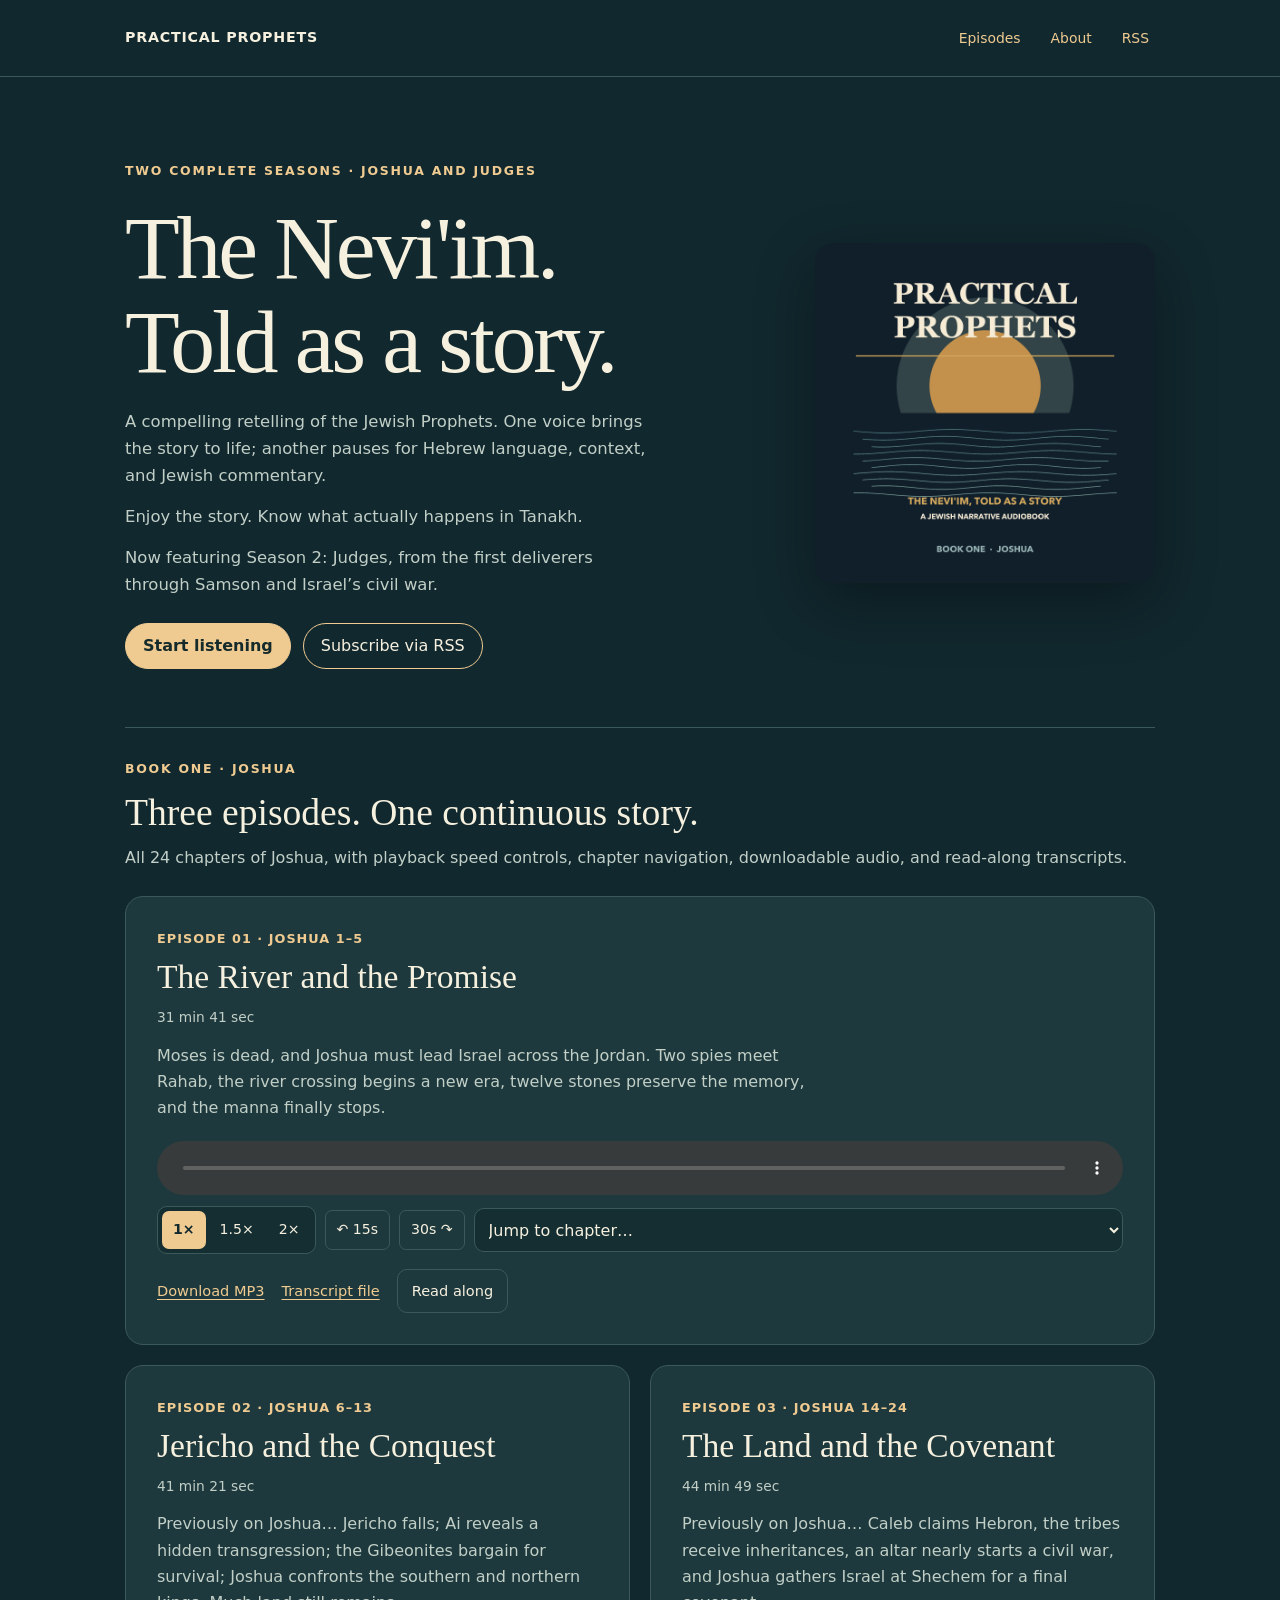
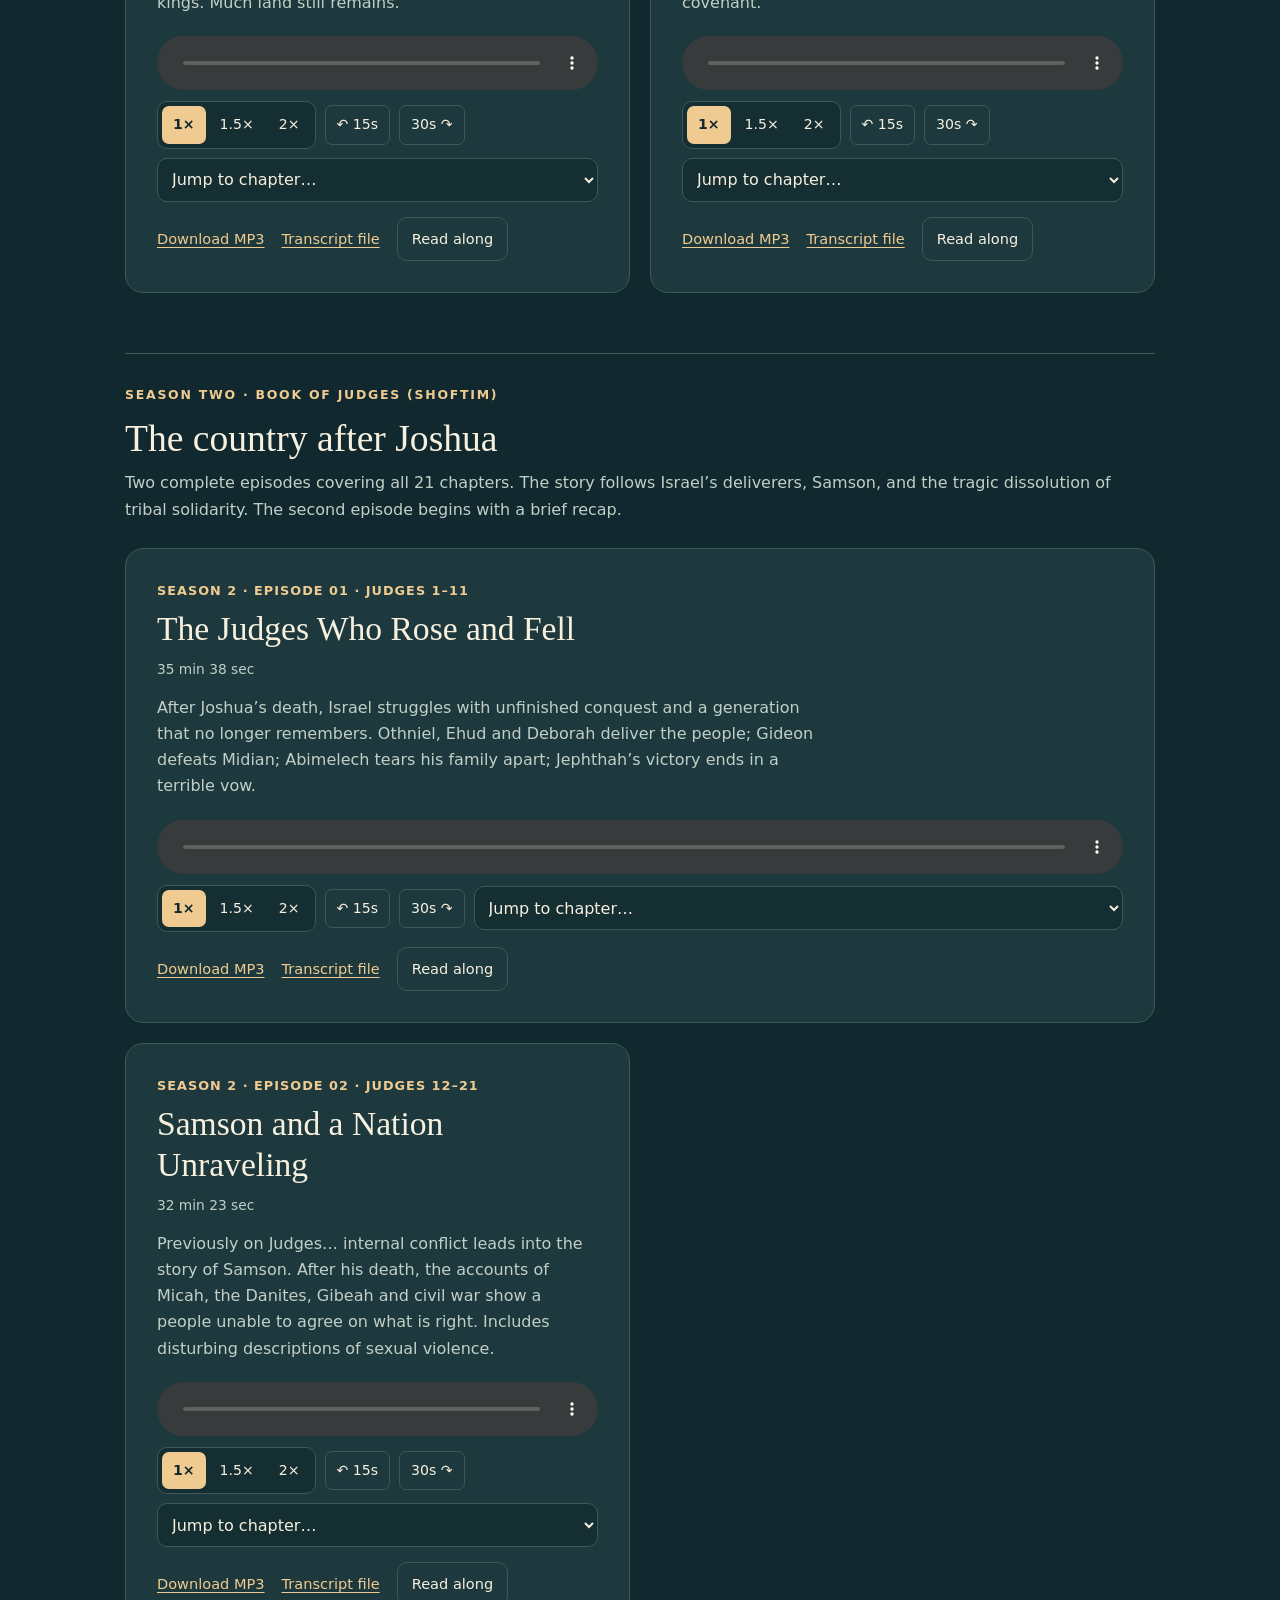
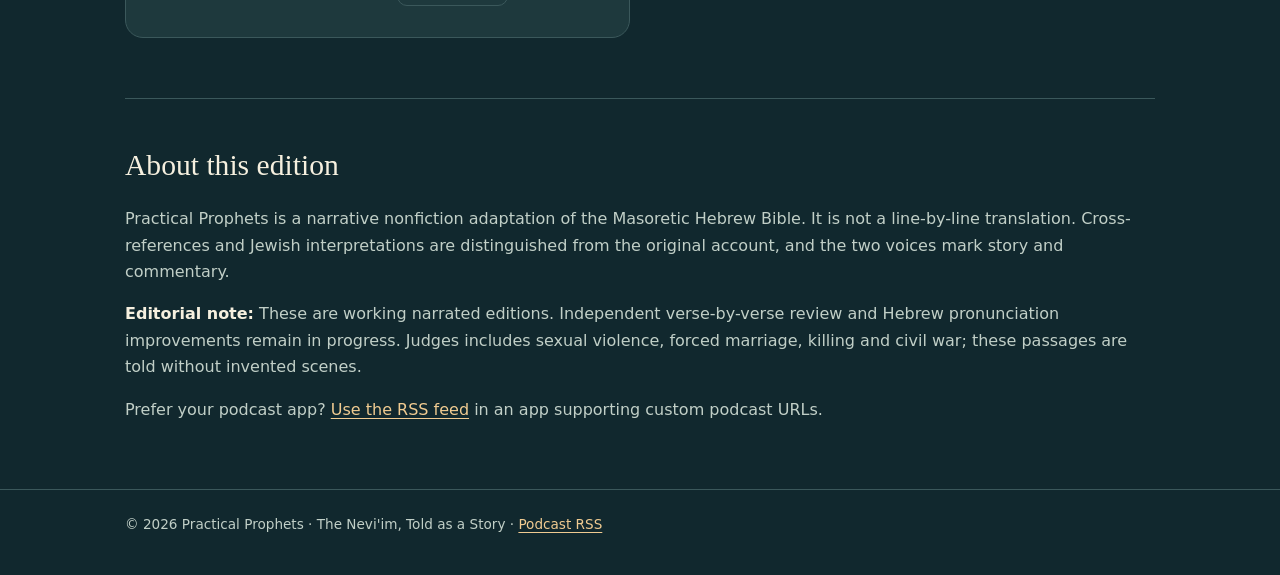
<file: index.html>
<!doctype html>
<html lang="en">
<head>
<meta charset="utf-8">
<meta name="viewport" content="width=device-width,initial-scale=1,viewport-fit=cover">
<meta name="theme-color" content="#11282e">
<meta name="practical-prophets:release-revision" content="2026-11-13-r3">
<link rel="alternate" type="application/json" title="Release provenance" href="versions.json">
<meta name="description" content="Practical Prophets: the Nevi'im told as a story. Listen to the complete Book of Joshua with chapter navigation and read-along transcripts.">
<link rel="alternate" type="application/rss+xml" title="Practical Prophets RSS" href="feed.xml">
<link rel="stylesheet" href="style.css">
<script src="player.js" defer></script>
<title>Practical Prophets · Joshua and Judges</title>
</head>
<body>
<header class="top"><div class="wrap nav"><a class="brand" href="./">PRACTICAL PROPHETS</a><nav class="navlinks" aria-label="Site navigation"><a href="#episodes">Episodes</a><a href="#about">About</a><a href="feed.xml">RSS</a></nav></div></header>
<main class="wrap">
<section class="hero" aria-labelledby="main-title">
<div class="hero-copy"><span class="eyebrow">Two complete seasons · Joshua and Judges</span><h1 id="main-title">The Nevi'im.<br>Told as a story.</h1>
<p>A compelling retelling of the Jewish Prophets. One voice brings the story to life; another pauses for Hebrew language, context, and Jewish commentary.</p>
<p>Enjoy the story. Know what actually happens in Tanakh.</p><p>Now featuring Season 2: Judges, from the first deliverers through Samson and Israel’s civil war.</p>
<div class="actions"><a class="pill primary" href="#episodes">Start listening</a><a class="pill" href="feed.xml">Subscribe via RSS</a></div></div>
<img class="cover" src="cover.png" width="900" height="900" alt="Practical Prophets cover artwork">
</section>
<section id="episodes" aria-labelledby="episodes-title"><div class="section-head"><span class="eyebrow">Book One · Joshua</span><h2 id="episodes-title">Three episodes. One continuous story.</h2><p>All 24 chapters of Joshua, with playback speed controls, chapter navigation, downloadable audio, and read-along transcripts.</p></div>
<div class="episodes">
<article class="episode" id="episode-1" data-episode="1" data-audio-version="2.0.0" data-audio-sha256="aff967d343a6">
<div class="label">Episode 01 · Joshua 1–5</div><h3>The River and the Promise</h3><div class="duration">31 min 41 sec</div>
<p class="summary">Moses is dead, and Joshua must lead Israel across the Jordan. Two spies meet Rahab, the river crossing begins a new era, twelve stones preserve the memory, and the manna finally stops.</p>
<audio controls preload="none" src="practical-prophets-s01e01-joshua-01-to-05.mp3?rev=v2-aff967d343a6" aria-label="Play Joshua, episode 1"></audio>
<div class="player-controls"><div class="speed" role="group" aria-label="Episode 1 playback speed"><button data-speed="1" aria-pressed="true">1×</button><button data-speed="1.5" aria-pressed="false">1.5×</button><button data-speed="2" aria-pressed="false">2×</button></div><button class="skip" data-seek="-15" aria-label="Rewind 15 seconds">↶ 15s</button><button class="skip" data-seek="30" aria-label="Forward 30 seconds">30s ↷</button><select class="chapters" aria-label="Episode 1 chapter navigation"><option value="">Jump to chapter…</option></select></div>
<div class="resources"><a href="practical-prophets-s01e01-joshua-01-to-05.mp3?rev=v2-aff967d343a6" download>Download MP3</a><a href="practical-prophets-s01e01-joshua-01-to-05.vtt" download>Transcript file</a><button class="transcript-toggle" aria-expanded="false">Read along</button></div><div class="transcript" hidden aria-label="Episode 1 transcript"></div>
</article>
<article class="episode" id="episode-2" data-episode="2" data-audio-version="2.0.0" data-audio-sha256="495b87b86eda">
<div class="label">Episode 02 · Joshua 6–13</div><h3>Jericho and the Conquest</h3><div class="duration">41 min 21 sec</div>
<p class="summary">Previously on Joshua… Jericho falls; Ai reveals a hidden transgression; the Gibeonites bargain for survival; Joshua confronts the southern and northern kings. Much land still remains.</p>
<audio controls preload="none" src="practical-prophets-s01e02-joshua-06-to-13.mp3?rev=v2-495b87b86eda" aria-label="Play Joshua, episode 2"></audio>
<div class="player-controls"><div class="speed" role="group" aria-label="Episode 2 playback speed"><button data-speed="1" aria-pressed="true">1×</button><button data-speed="1.5" aria-pressed="false">1.5×</button><button data-speed="2" aria-pressed="false">2×</button></div><button class="skip" data-seek="-15" aria-label="Rewind 15 seconds">↶ 15s</button><button class="skip" data-seek="30" aria-label="Forward 30 seconds">30s ↷</button><select class="chapters" aria-label="Episode 2 chapter navigation"><option value="">Jump to chapter…</option></select></div>
<div class="resources"><a href="practical-prophets-s01e02-joshua-06-to-13.mp3?rev=v2-495b87b86eda" download>Download MP3</a><a href="practical-prophets-s01e02-joshua-06-to-13.vtt" download>Transcript file</a><button class="transcript-toggle" aria-expanded="false">Read along</button></div><div class="transcript" hidden aria-label="Episode 2 transcript"></div>
</article>
<article class="episode" id="episode-3" data-episode="3" data-audio-version="2.0.0" data-audio-sha256="640c33d9c081">
<div class="label">Episode 03 · Joshua 14–24</div><h3>The Land and the Covenant</h3><div class="duration">44 min 49 sec</div>
<p class="summary">Previously on Joshua… Caleb claims Hebron, the tribes receive inheritances, an altar nearly starts a civil war, and Joshua gathers Israel at Shechem for a final covenant.</p>
<audio controls preload="none" src="practical-prophets-s01e03-joshua-14-to-24.mp3?rev=v2-640c33d9c081" aria-label="Play Joshua, episode 3"></audio>
<div class="player-controls"><div class="speed" role="group" aria-label="Episode 3 playback speed"><button data-speed="1" aria-pressed="true">1×</button><button data-speed="1.5" aria-pressed="false">1.5×</button><button data-speed="2" aria-pressed="false">2×</button></div><button class="skip" data-seek="-15" aria-label="Rewind 15 seconds">↶ 15s</button><button class="skip" data-seek="30" aria-label="Forward 30 seconds">30s ↷</button><select class="chapters" aria-label="Episode 3 chapter navigation"><option value="">Jump to chapter…</option></select></div>
<div class="resources"><a href="practical-prophets-s01e03-joshua-14-to-24.mp3?rev=v2-640c33d9c081" download>Download MP3</a><a href="practical-prophets-s01e03-joshua-14-to-24.vtt" download>Transcript file</a><button class="transcript-toggle" aria-expanded="false">Read along</button></div><div class="transcript" hidden aria-label="Episode 3 transcript"></div>
</article>
</div>
</section>
<section id="judges" aria-labelledby="judges-title"><div class="section-head"><span class="eyebrow">Season Two · Book of Judges (Shoftim)</span><h2 id="judges-title">The country after Joshua</h2><p>Two complete episodes covering all 21 chapters. The story follows Israel’s deliverers, Samson, and the tragic dissolution of tribal solidarity. The second episode begins with a brief recap.</p></div>
<div class="episodes">
<article class="episode" id="episode-4" data-episode="4" data-audio-version="1.0.0" data-book="Judges">
<div class="label">Season 2 · Episode 01 · Judges 1–11</div><h3>The Judges Who Rose and Fell</h3><div class="duration">35 min 38 sec</div>
<p class="summary">After Joshua’s death, Israel struggles with unfinished conquest and a generation that no longer remembers. Othniel, Ehud and Deborah deliver the people; Gideon defeats Midian; Abimelech tears his family apart; Jephthah’s victory ends in a terrible vow.</p>
<audio controls preload="none" src="practical-prophets-s02e01-judges-01-to-11.mp3" aria-label="Play Judges, season two episode one"></audio>
<div class="player-controls"><div class="speed" role="group" aria-label="Judges episode one playback speed"><button data-speed="1" aria-pressed="true">1×</button><button data-speed="1.5" aria-pressed="false">1.5×</button><button data-speed="2" aria-pressed="false">2×</button></div><button class="skip" data-seek="-15" aria-label="Rewind 15 seconds">↶ 15s</button><button class="skip" data-seek="30" aria-label="Forward 30 seconds">30s ↷</button><select class="chapters" aria-label="Judges episode one chapter navigation"><option value="">Jump to chapter…</option></select></div>
<div class="resources"><a href="practical-prophets-s02e01-judges-01-to-11.mp3" download>Download MP3</a><a href="practical-prophets-s02e01-judges-01-to-11.vtt" download>Transcript file</a><button class="transcript-toggle" aria-expanded="false">Read along</button></div><div class="transcript" hidden aria-label="Judges episode one transcript"></div>
</article>
<article class="episode" id="episode-5" data-episode="5" data-audio-version="1.0.0" data-book="Judges">
<div class="label">Season 2 · Episode 02 · Judges 12–21</div><h3>Samson and a Nation Unraveling</h3><div class="duration">32 min 23 sec</div>
<p class="summary">Previously on Judges… internal conflict leads into the story of Samson. After his death, the accounts of Micah, the Danites, Gibeah and civil war show a people unable to agree on what is right. Includes disturbing descriptions of sexual violence.</p>
<audio controls preload="none" src="practical-prophets-s02e02-judges-12-to-21.mp3" aria-label="Play Judges, season two episode two"></audio>
<div class="player-controls"><div class="speed" role="group" aria-label="Judges episode two playback speed"><button data-speed="1" aria-pressed="true">1×</button><button data-speed="1.5" aria-pressed="false">1.5×</button><button data-speed="2" aria-pressed="false">2×</button></div><button class="skip" data-seek="-15" aria-label="Rewind 15 seconds">↶ 15s</button><button class="skip" data-seek="30" aria-label="Forward 30 seconds">30s ↷</button><select class="chapters" aria-label="Judges episode two chapter navigation"><option value="">Jump to chapter…</option></select></div>
<div class="resources"><a href="practical-prophets-s02e02-judges-12-to-21.mp3" download>Download MP3</a><a href="practical-prophets-s02e02-judges-12-to-21.vtt" download>Transcript file</a><button class="transcript-toggle" aria-expanded="false">Read along</button></div><div class="transcript" hidden aria-label="Judges episode two transcript"></div>
</article>
</div></section>
<section id="about" class="about" aria-labelledby="about-title"><h2 id="about-title">About this edition</h2><p>Practical Prophets is a narrative nonfiction adaptation of the Masoretic Hebrew Bible. It is not a line-by-line translation. Cross-references and Jewish interpretations are distinguished from the original account, and the two voices mark story and commentary.</p><p><strong>Editorial note:</strong> These are working narrated editions. Independent verse-by-verse review and Hebrew pronunciation improvements remain in progress. Judges includes sexual violence, forced marriage, killing and civil war; these passages are told without invented scenes.</p><p>Prefer your podcast app? <a href="feed.xml">Use the RSS feed</a> in an app supporting custom podcast URLs.</p></section>
</main>
<footer><div class="wrap">© 2026 Practical Prophets · The Nevi'im, Told as a Story · <a href="feed.xml">Podcast RSS</a></div></footer>
</body></html>
</file>
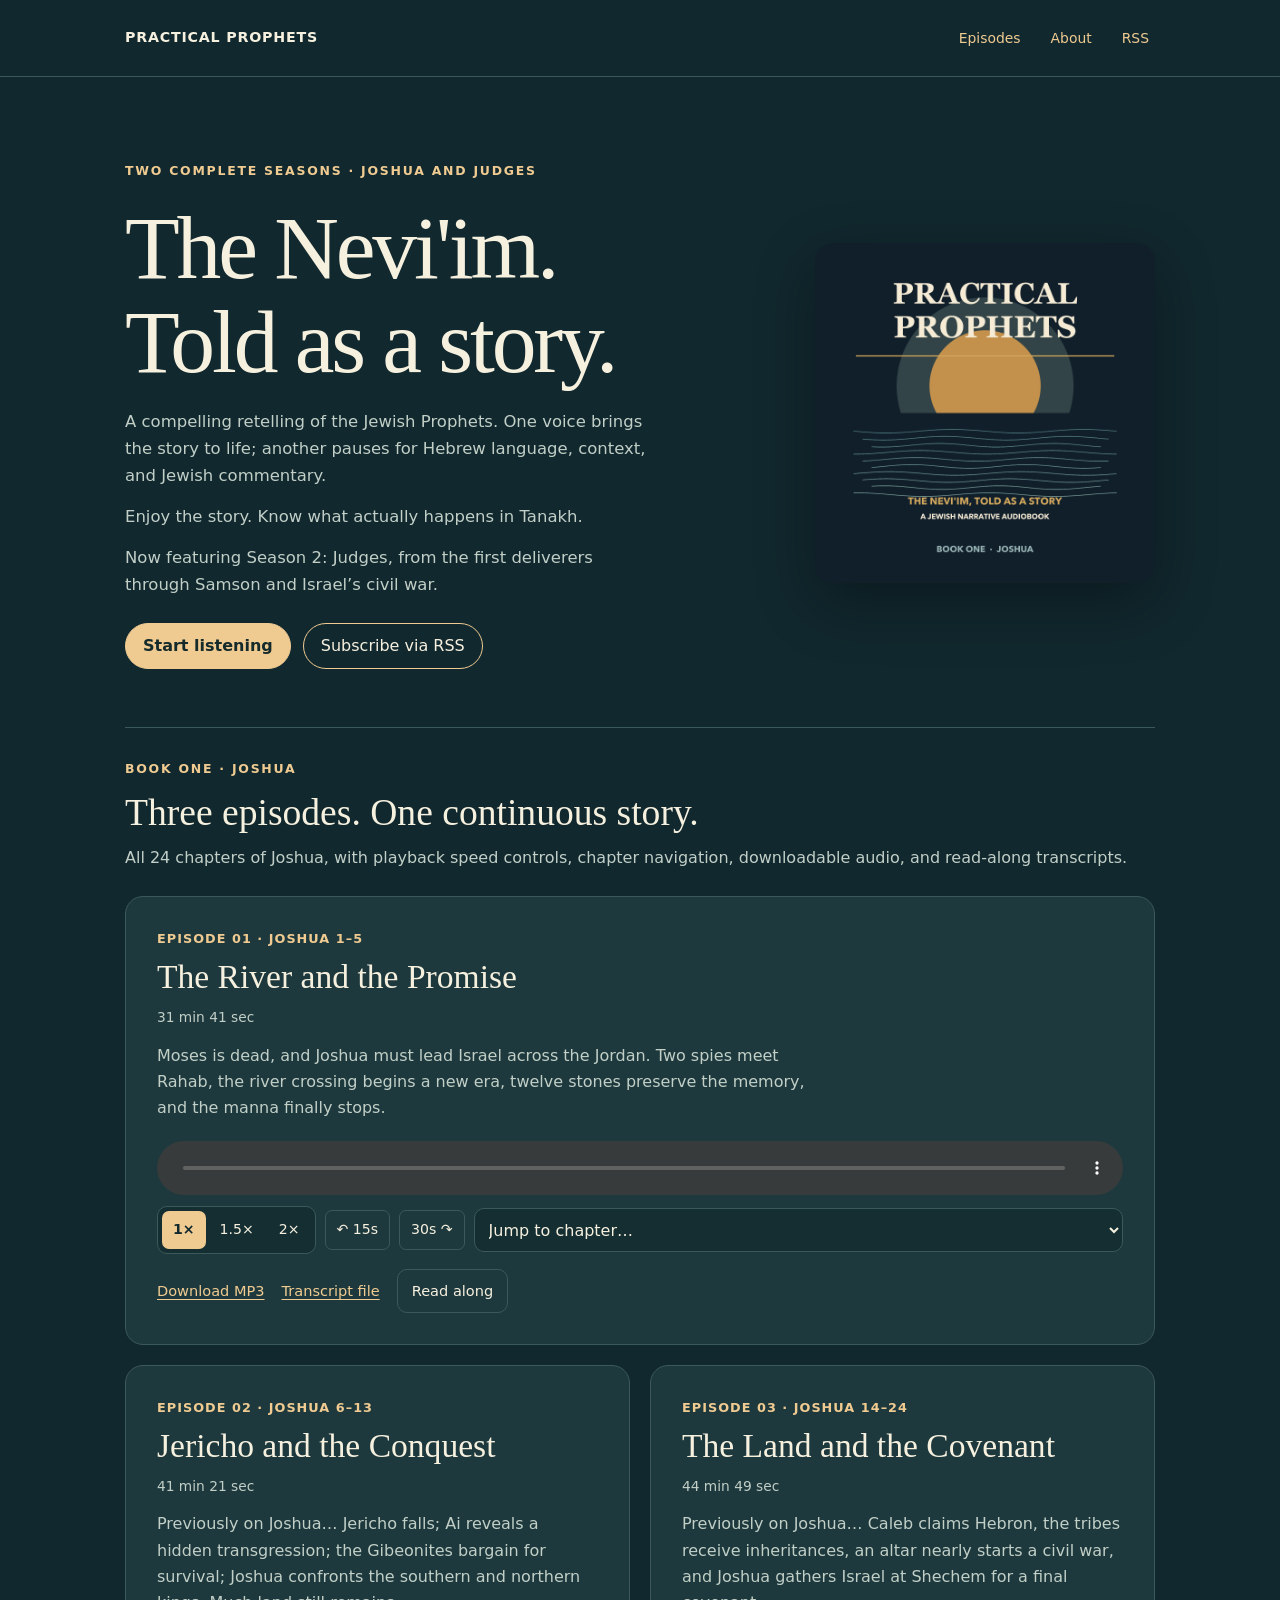
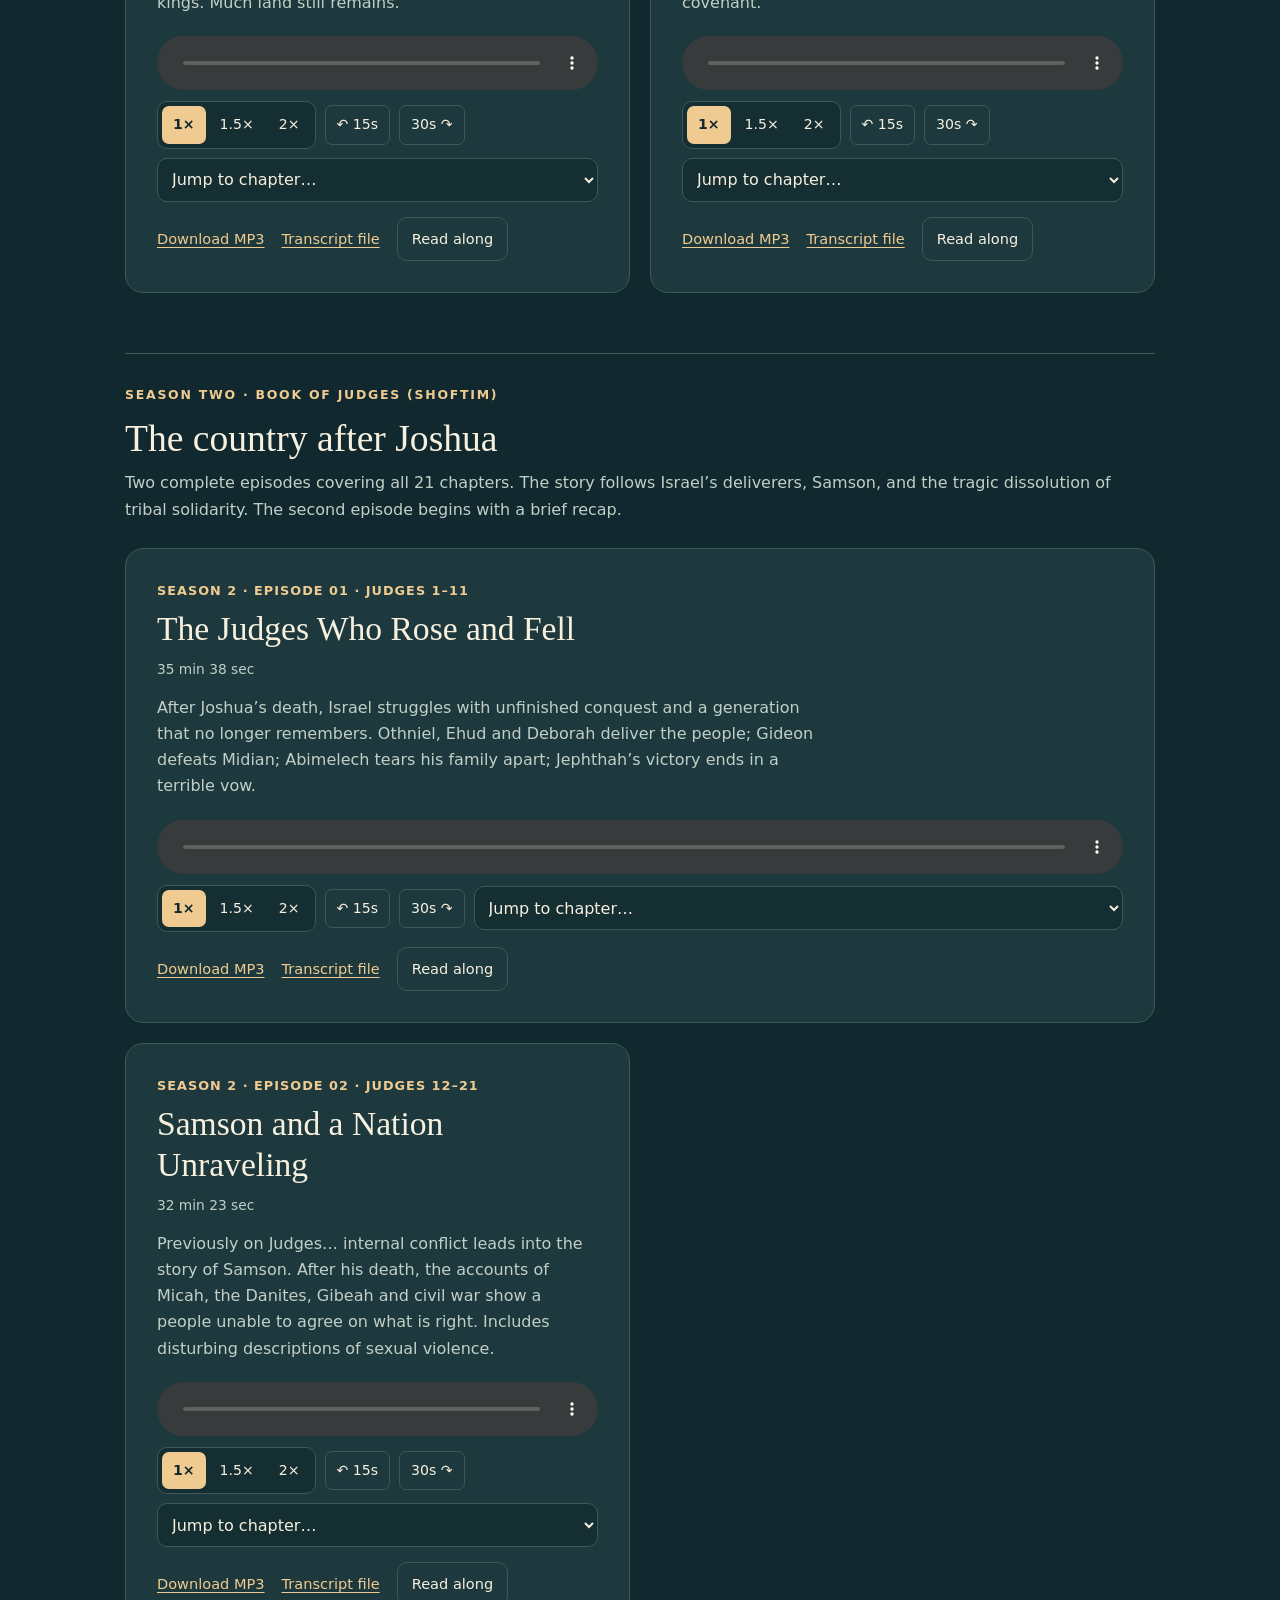
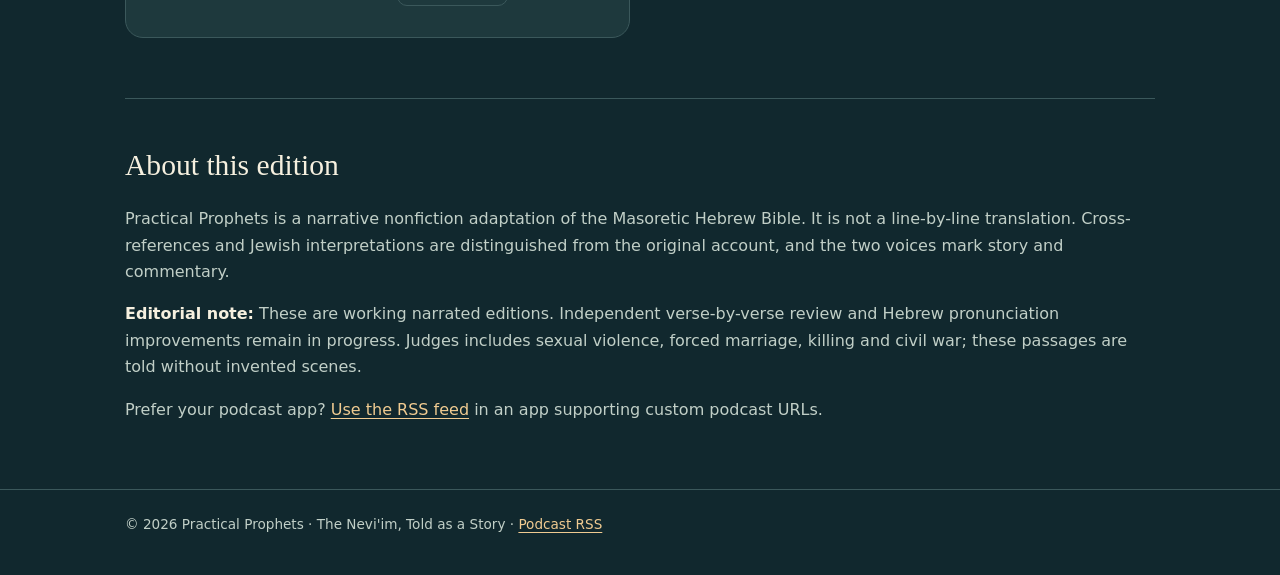
<file: episode-1.html>
<!doctype html><html lang="en"><head><meta charset="utf-8"><meta name="viewport" content="width=device-width,initial-scale=1"><meta name="robots" content="noindex"><meta http-equiv="refresh" content="0;url=./#episode-1"><link rel="canonical" href="https://ezh2021.github.io/practical-prophets/#episode-1"><title>The River and the Promise · Practical Prophets</title></head><body><p>Episode 1: The River and the Promise. <a href="./#episode-1">Listen here</a>.</p></body></html>
</file>
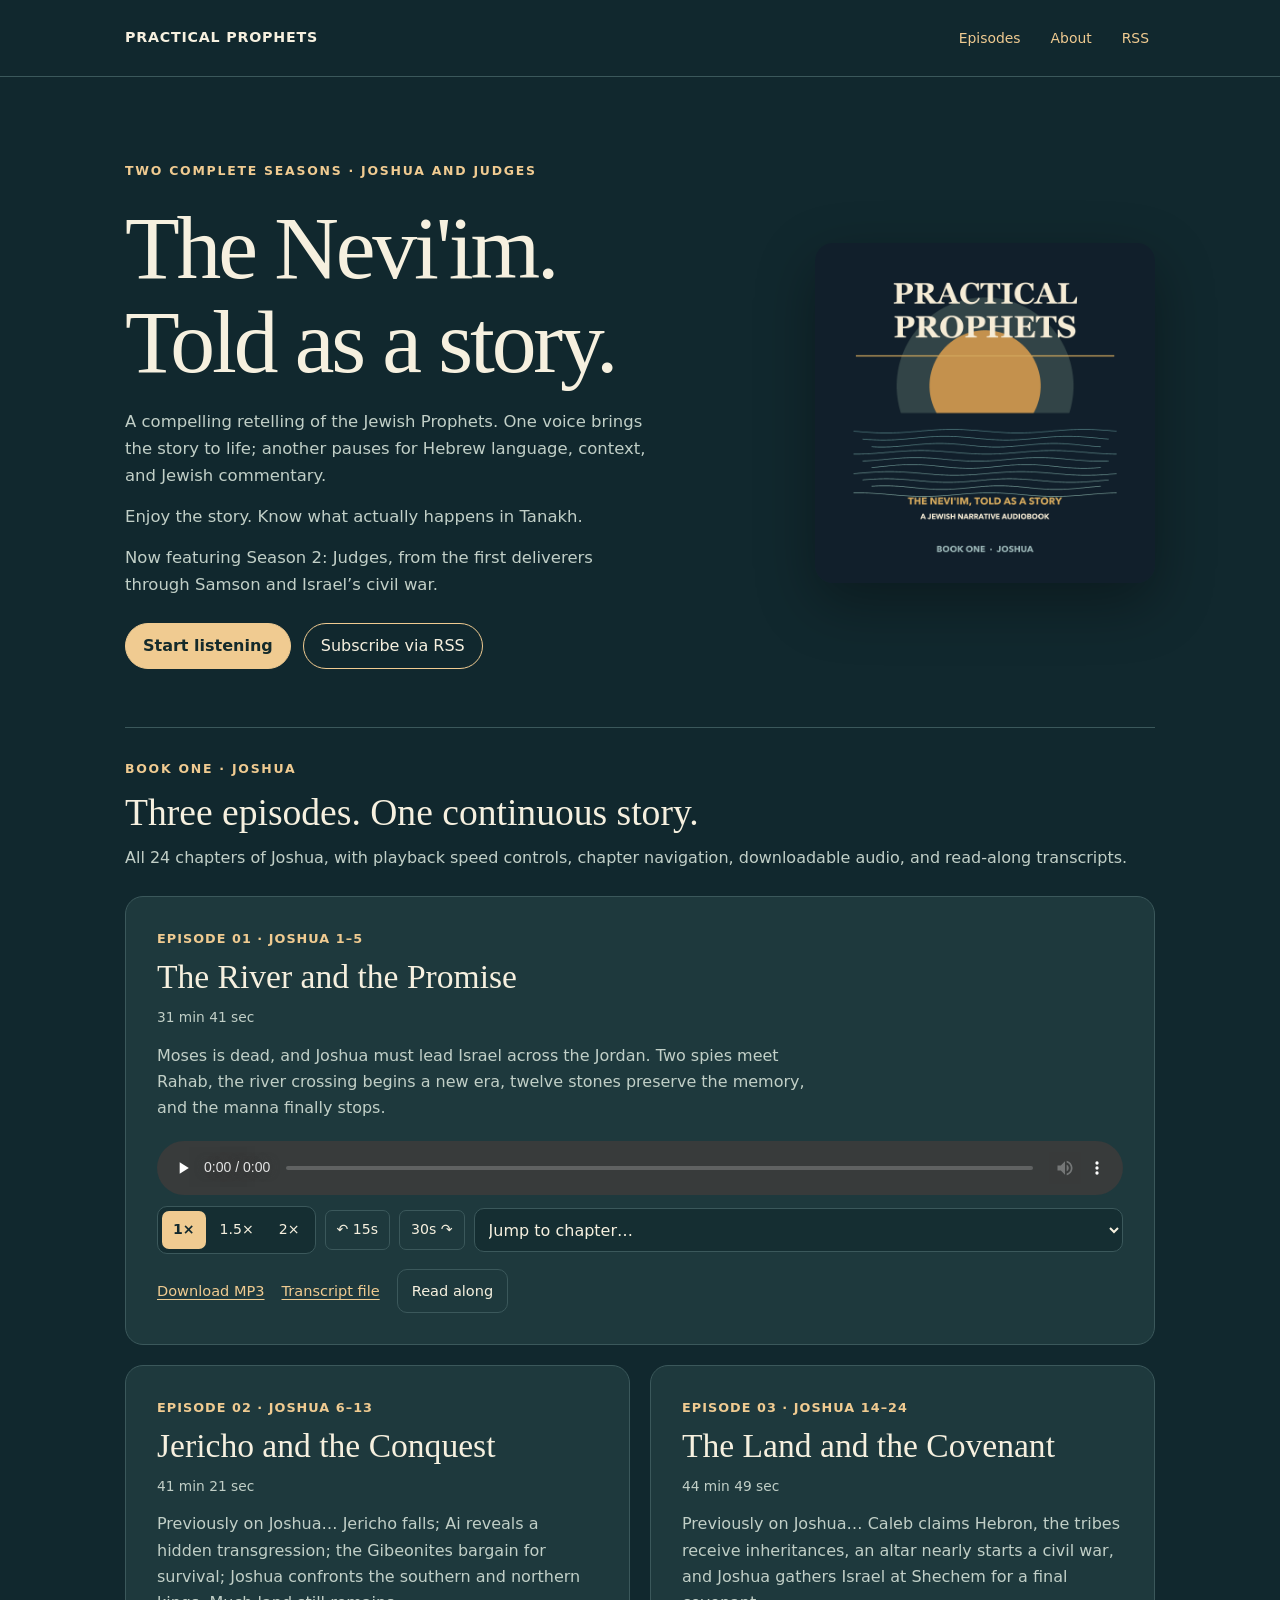
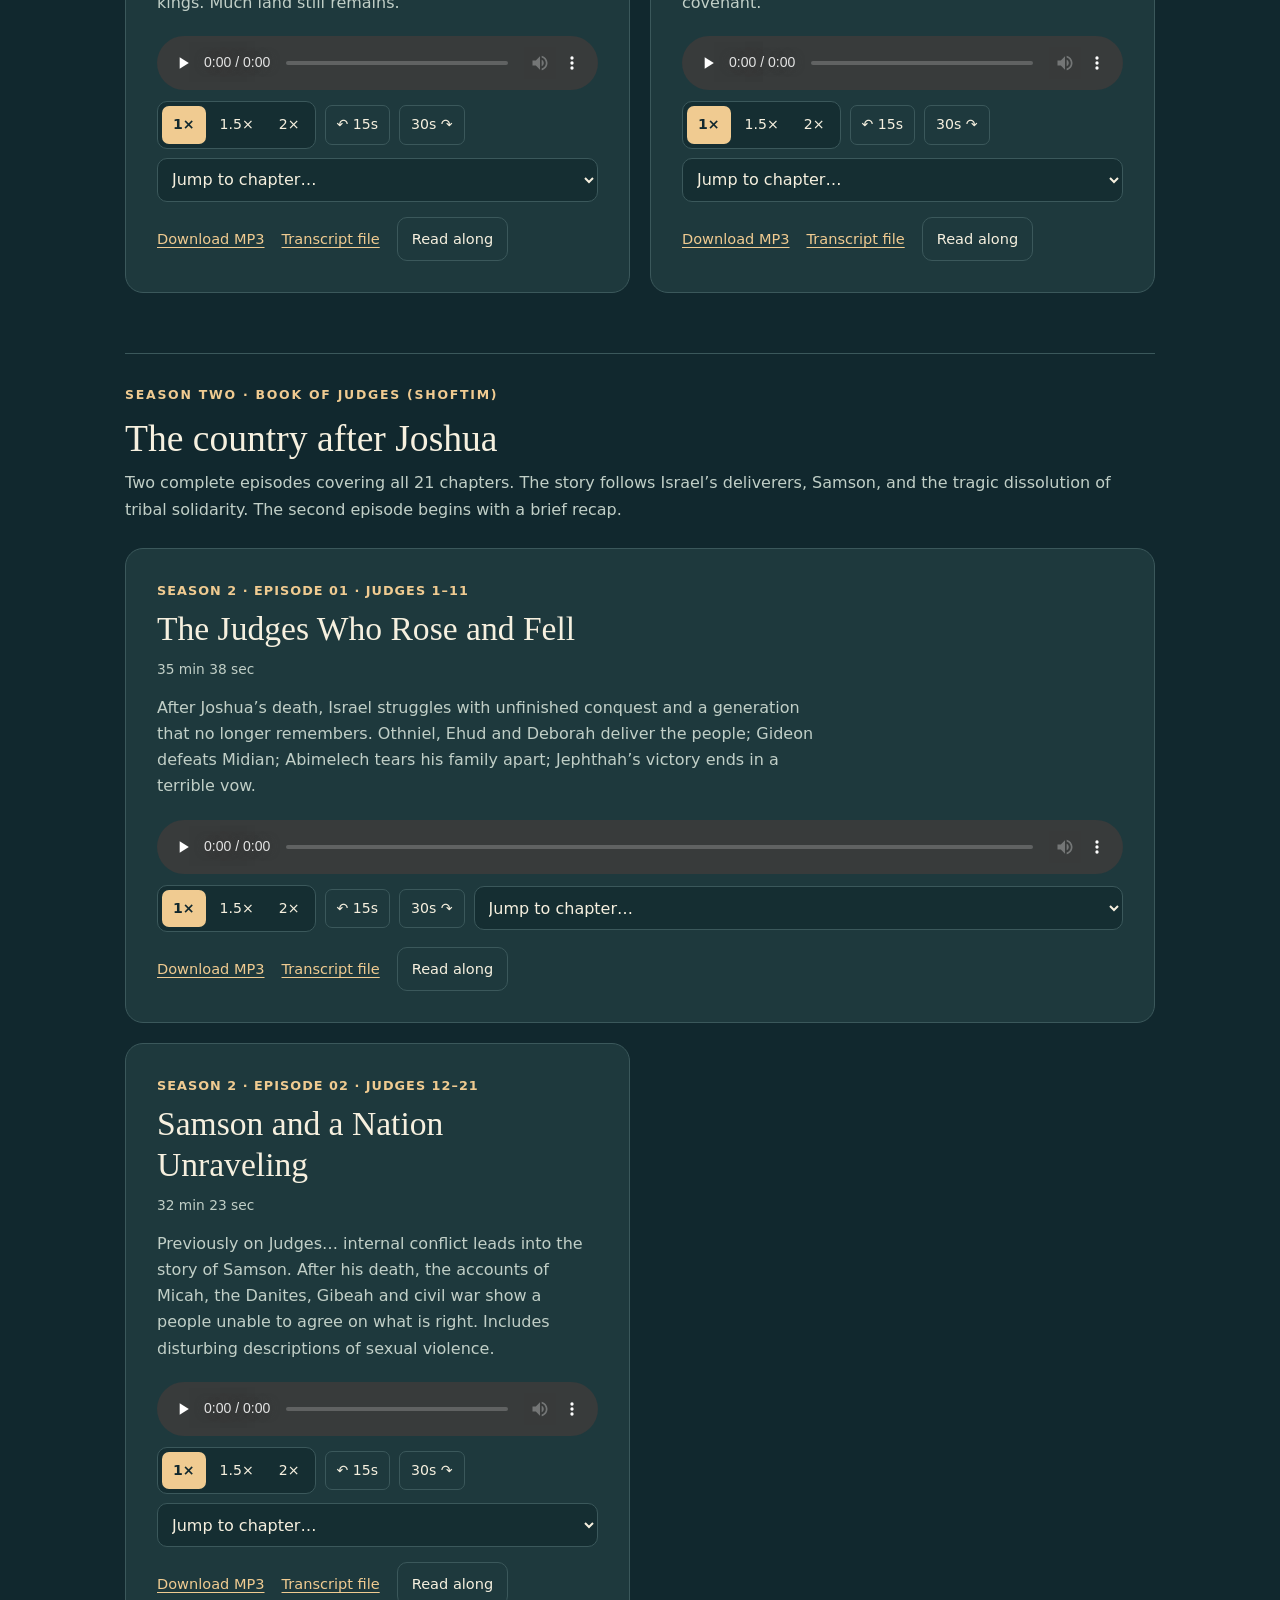
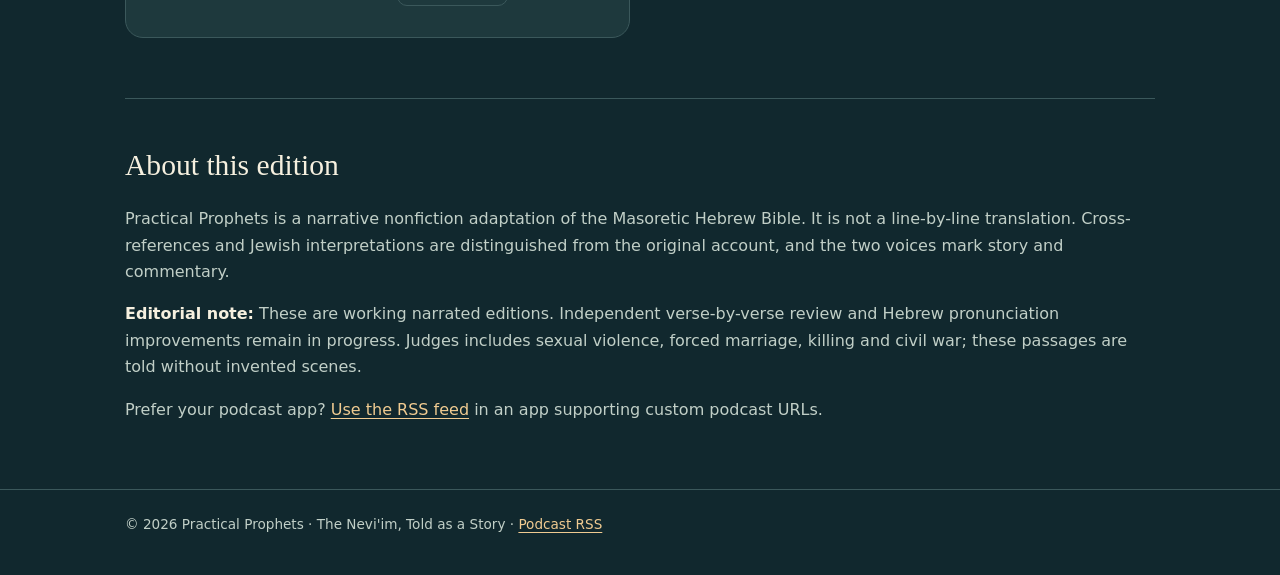
<file: episode-2.html>
<!doctype html><html lang="en"><head><meta charset="utf-8"><meta name="viewport" content="width=device-width,initial-scale=1"><meta name="robots" content="noindex"><meta http-equiv="refresh" content="0;url=./#episode-2"><link rel="canonical" href="https://ezh2021.github.io/practical-prophets/#episode-2"><title>Jericho and the Conquest · Practical Prophets</title></head><body><p>Episode 2: Jericho and the Conquest. <a href="./#episode-2">Listen here</a>.</p></body></html>
</file>
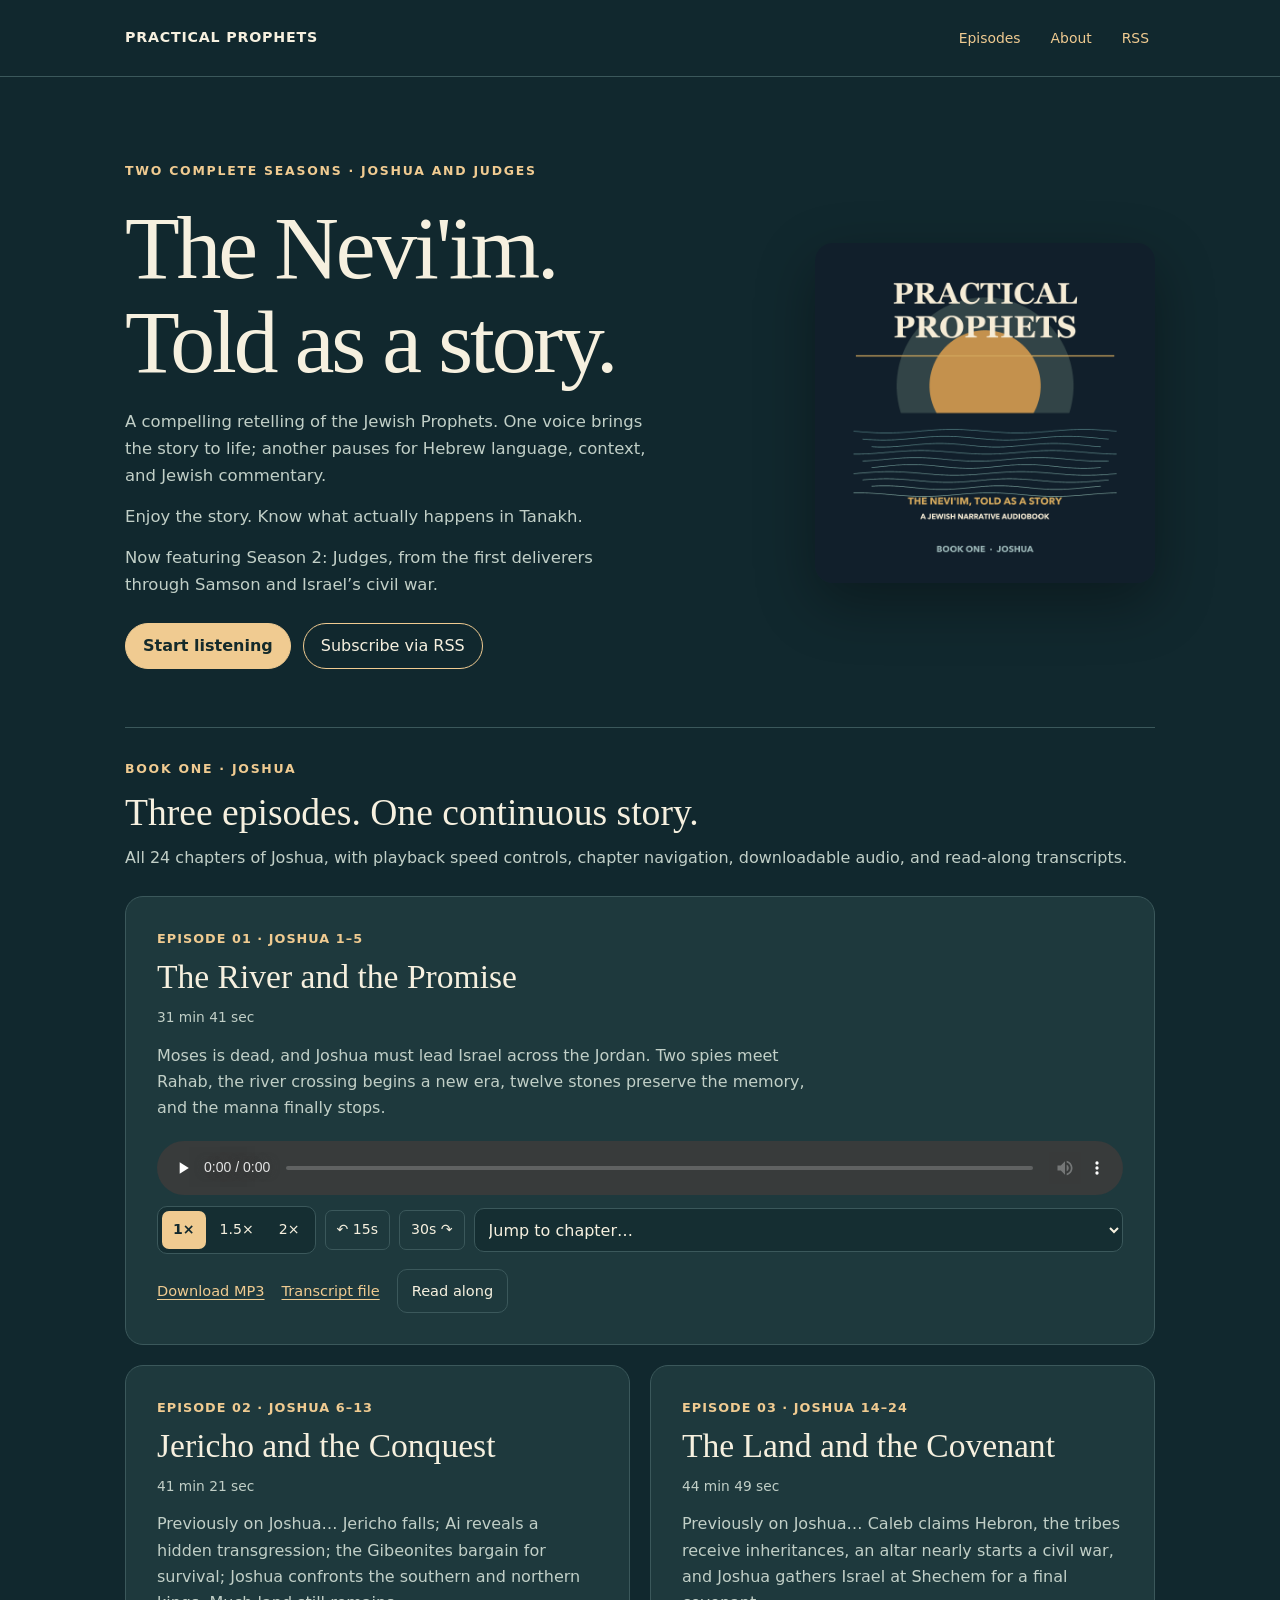
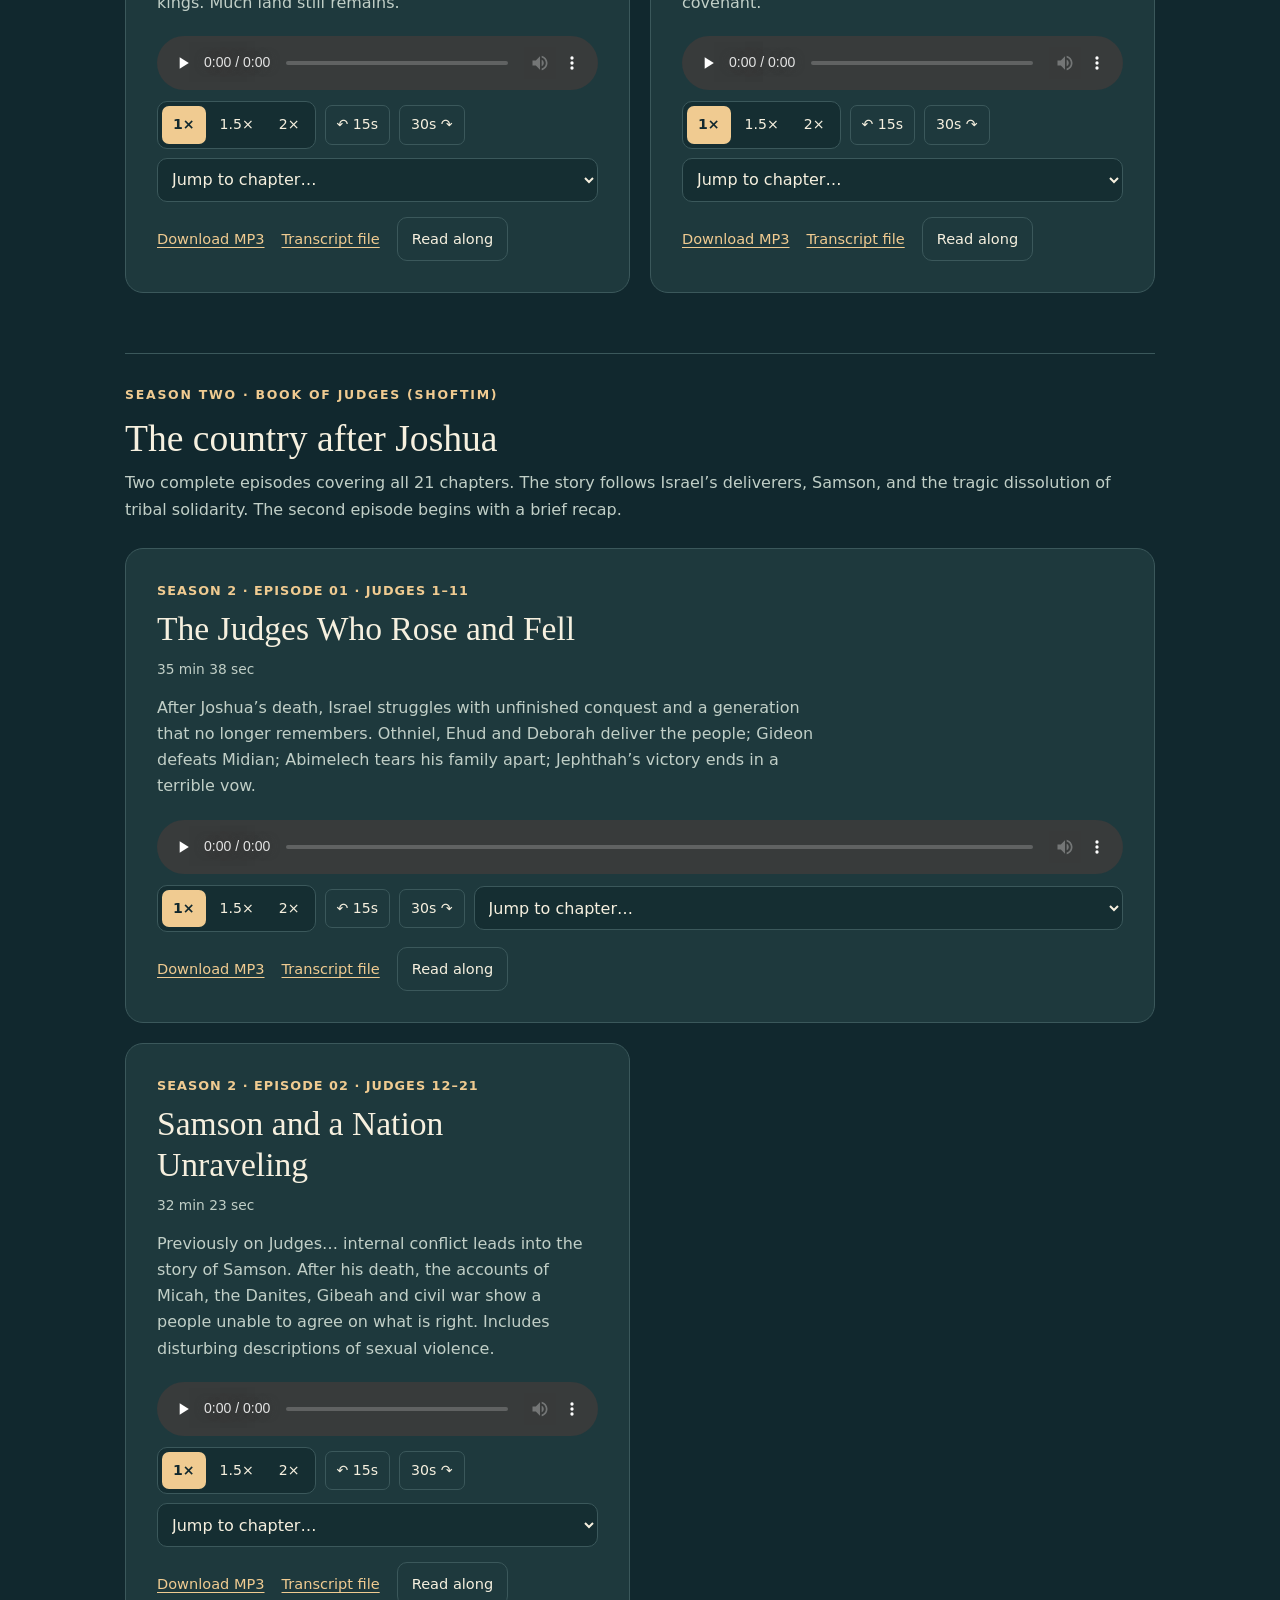
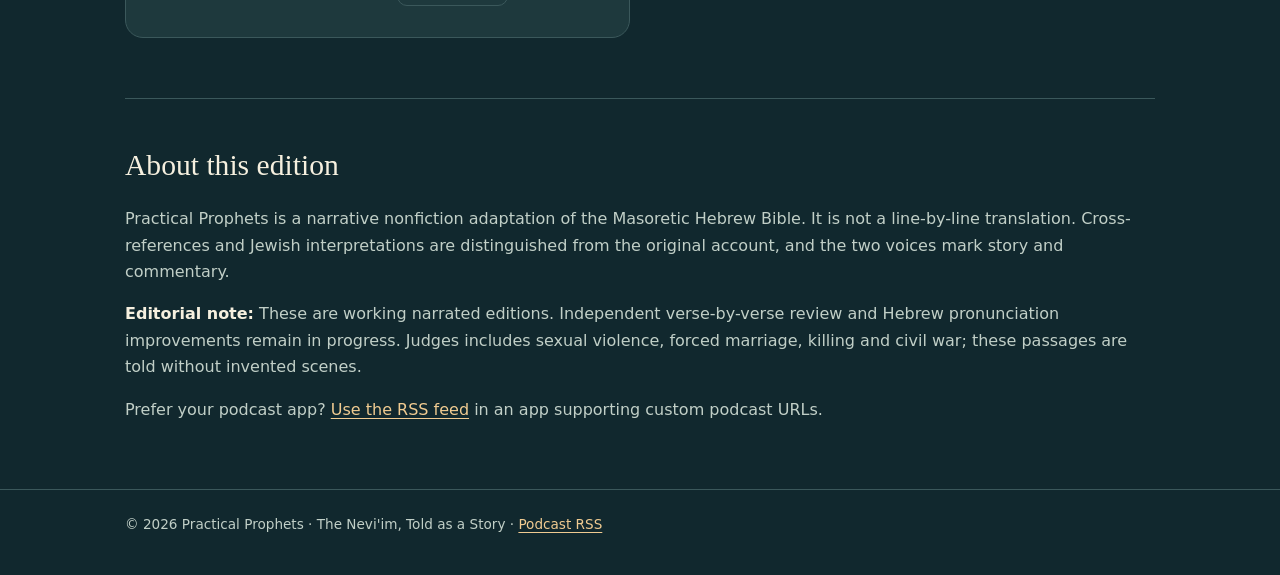
<file: episode-3.html>
<!doctype html><html lang="en"><head><meta charset="utf-8"><meta name="viewport" content="width=device-width,initial-scale=1"><meta name="robots" content="noindex"><meta http-equiv="refresh" content="0;url=./#episode-3"><link rel="canonical" href="https://ezh2021.github.io/practical-prophets/#episode-3"><title>The Land and the Covenant · Practical Prophets</title></head><body><p>Episode 3: The Land and the Covenant. <a href="./#episode-3">Listen here</a>.</p></body></html>
</file>
<file: style.css>
:root{color-scheme:dark;--bg:#11282e;--panel:#1e393d;--inset:#152e32;--line:#3b585b;--text:#f6f0df;--muted:#c1cfc7;--gold:#f0cb91}
*{box-sizing:border-box}html{scroll-behavior:smooth}body{margin:0;background:var(--bg);color:var(--text);font:16px/1.65 system-ui,-apple-system,Segoe UI,sans-serif;overflow-wrap:break-word}
a{color:var(--gold);text-underline-offset:3px}a:hover{color:#ffeac5}button,select{font:inherit;cursor:pointer}button:focus-visible,select:focus-visible,a:focus-visible,input:focus-visible{outline:3px solid var(--gold);outline-offset:3px}
.wrap{width:min(100% - 36px,1030px);margin:auto}.top{border-bottom:1px solid var(--line);padding:16px 0}.nav{display:flex;justify-content:space-between;align-items:center;gap:16px}.brand{font-weight:850;letter-spacing:.055em;font-size:.89rem;text-decoration:none;color:var(--text)}.navlinks{display:flex;gap:18px;flex-wrap:wrap}.navlinks a{font-size:.87rem;display:inline-flex;align-items:center;min-height:44px;padding:4px 6px;text-decoration:none;border-radius:7px}.navlinks a:hover{text-decoration:underline}
.hero{display:grid;grid-template-columns:minmax(0,1fr) minmax(220px,340px);gap:clamp(25px,7vw,90px);align-items:center;padding:clamp(36px,7vw,80px) 0 58px}.eyebrow{color:var(--gold);font-size:.78rem;letter-spacing:.14em;font-weight:750;text-transform:uppercase}.hero h1{font:500 clamp(2.8rem,7vw,5.7rem)/1.05 Georgia,serif;letter-spacing:-.035em;margin:18px 0}.hero p{max-width:50ch;font-size:1.03rem;color:var(--muted);margin:14px 0}.cover{display:block;width:100%;height:auto;aspect-ratio:1/1;object-fit:contain;border-radius:18px;box-shadow:0 20px 60px #0005}.actions{display:flex;flex-wrap:wrap;gap:12px;margin-top:24px}.pill{border:1px solid var(--gold);border-radius:40px;padding:9px 17px;min-height:44px;display:inline-flex;justify-content:center;align-items:center;text-decoration:none;color:var(--text)}.pill.primary{background:var(--gold);color:#142a2b;font-weight:800}
.section-head{border-top:1px solid var(--line);padding:27px 0 17px}.section-head h2{font:500 clamp(1.8rem,4vw,2.35rem)/1.2 Georgia,serif;margin:9px 0}.section-head p{color:var(--muted);margin:8px 0}.episodes{display:grid;gap:20px;margin-bottom:60px}.episode{background:var(--panel);border:1px solid var(--line);border-radius:18px;padding:clamp(18px,4vw,31px);scroll-margin-top:18px;min-width:0}.label{color:var(--gold);font-size:.8rem;text-transform:uppercase;letter-spacing:.08em;font-weight:750}.episode h3{font:500 clamp(1.6rem,4vw,2.1rem)/1.22 Georgia,serif;margin:8px 0}.duration{color:var(--muted);font-size:.86rem}.summary{color:var(--muted);line-height:1.64;max-width:66ch;margin:14px 0}.episode audio{display:block;width:100%;max-width:100%;margin:20px 0 11px;accent-color:var(--gold)}.player-controls{display:flex;flex-wrap:wrap;align-items:center;gap:9px;margin-bottom:15px}.speed{display:inline-flex;gap:3px;padding:4px;background:var(--inset);border:1px solid var(--line);border-radius:10px}.speed button,.skip{padding:7px 11px;min-height:36px;background:transparent;border:0;border-radius:7px;color:var(--text);font-size:.88rem}.speed button[aria-pressed=true]{background:var(--gold);color:var(--bg);font-weight:800}.skip{border:1px solid var(--line)}.chapters{background:var(--inset);color:var(--text);border:1px solid var(--line);border-radius:10px;padding:10px;min-height:44px;min-width:0;max-width:100%;flex:1 1 245px}.resources{display:flex;align-items:center;flex-wrap:wrap;gap:17px;font-size:.91rem}.resources a{padding:8px 0}.transcript-toggle{background:transparent;border:1px solid var(--line);border-radius:10px;color:var(--text);padding:9px 14px;min-height:44px}.transcript{background:var(--inset);border:1px solid var(--line);border-radius:13px;padding:17px;margin-top:17px;max-height:430px;overflow:auto}.transcript p{margin:0 0 13px;line-height:1.65;color:#e4ede6}.transcript .current{background:#364d49;border-left:3px solid var(--gold);padding:8px;border-radius:5px}.speaker{font-size:.74rem;letter-spacing:.07em;text-transform:uppercase;color:var(--gold);font-weight:800;margin-right:8px}.follow{display:flex;align-items:center;gap:10px;color:var(--muted);font-size:.9rem;margin:0 0 12px}.about{border-top:1px solid var(--line);padding:25px 0 50px;color:var(--muted)}.about h2{font:500 1.85rem Georgia,serif;color:var(--text)}.about strong{color:var(--text)}footer{border-top:1px solid var(--line);padding:23px 0 40px;font-size:.85rem;color:var(--muted)}
@media(min-width:850px){.episodes{grid-template-columns:1fr 1fr}.episode:first-child{grid-column:span 2}}
@media(max-width:650px){.wrap{width:min(100% - 28px,550px)}.navlinks{gap:10px}.navlinks a{font-size:.82rem}.hero{grid-template-columns:1fr;padding:30px 0 43px;gap:24px}.hero .cover{grid-row:1;justify-self:center;width:min(79%,265px)}.hero h1{font-size:clamp(2.75rem,12vw,4.25rem)}.hero p{font-size:1rem}.episode{padding:18px}.chapters{flex-basis:100%}.transcript{padding:12px;max-height:360px}.resources{gap:13px}}
@media(max-width:440px){.top{padding:8px 0}.nav{display:grid;grid-template-columns:1fr;gap:0}.brand{padding:8px 3px}.navlinks{width:100%;display:grid;grid-template-columns:repeat(3,minmax(0,1fr));gap:5px;margin-top:5px}.navlinks a{font-size:.89rem;justify-content:center;text-align:center;min-width:0;min-height:44px;border:1px solid var(--line);background:var(--inset)}}
@media(prefers-reduced-motion:reduce){html{scroll-behavior:auto}}
</file>
